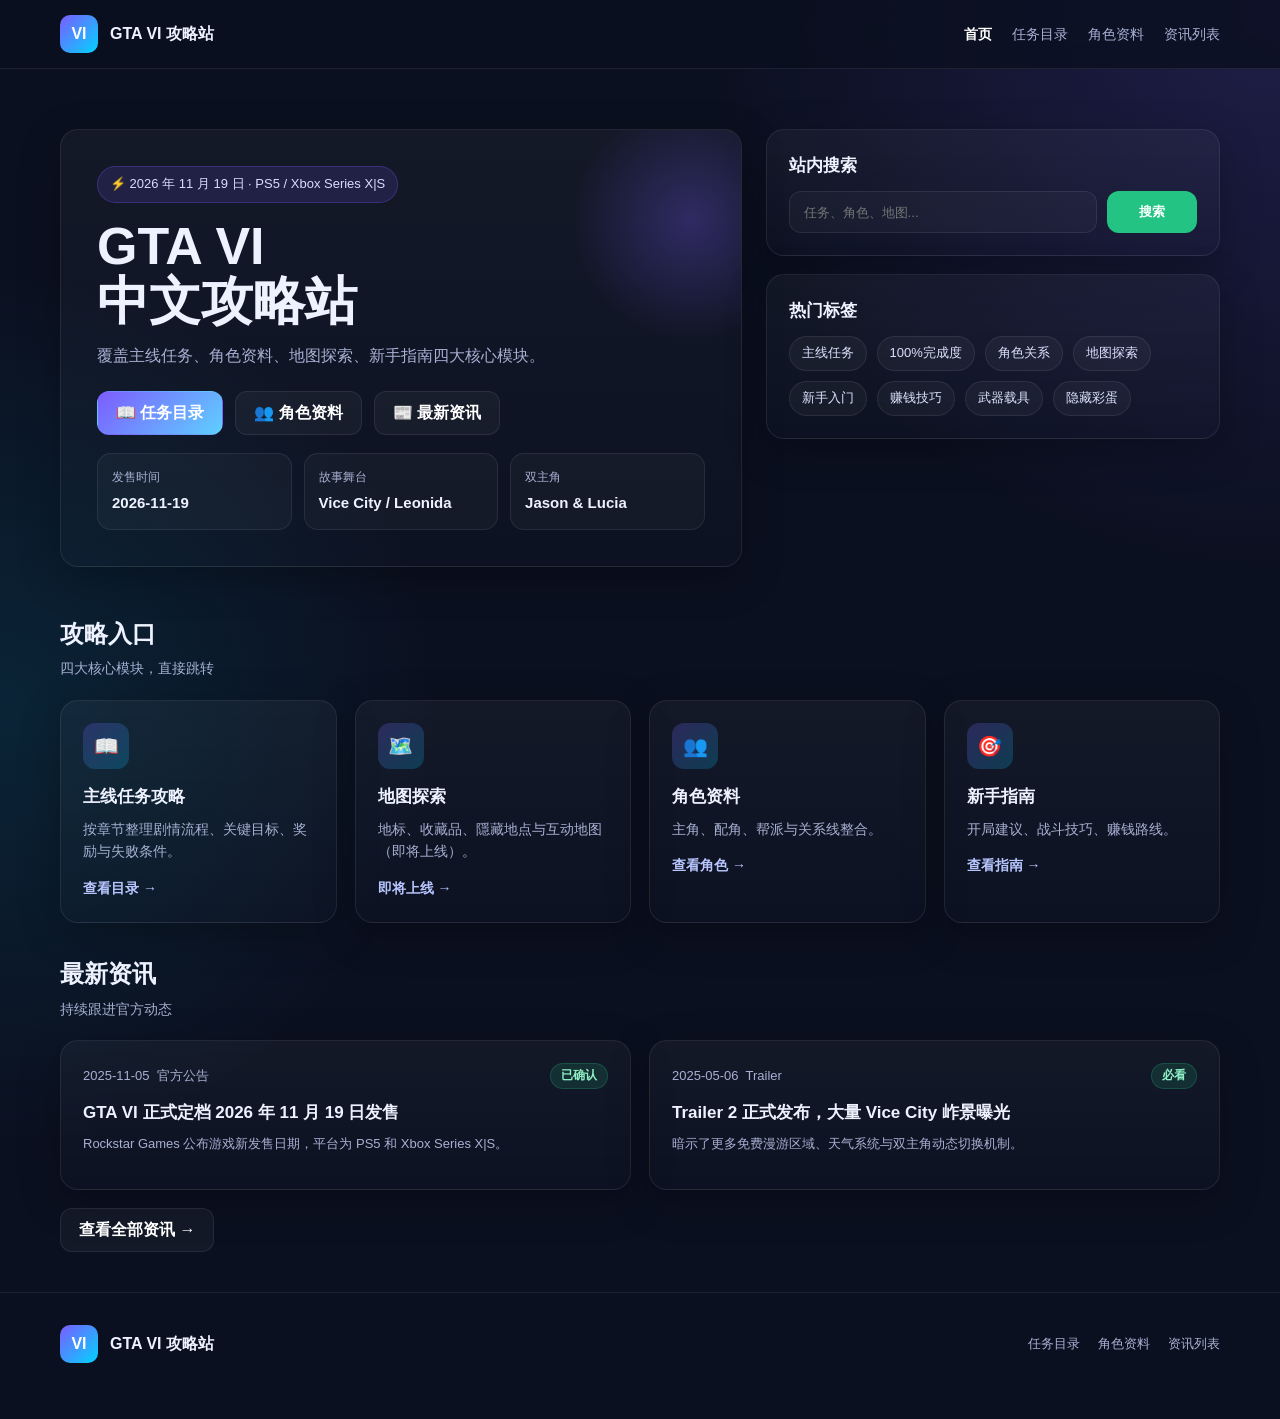
<file: index.html>
<!DOCTYPE html>
<html lang="zh-CN">
<head>
  <meta charset="UTF-8" />
  <meta name="viewport" content="width=device-width, initial-scale=1.0" />
  <title>GTA VI 攻略站</title>
  <link rel="stylesheet" href="assets/style.css" />
  <style>
    .hero-wrap { display:grid; grid-template-columns:1.2fr .8fr; gap:24px; align-items:start; }
    .hero-card {
      background:linear-gradient(180deg,rgba(255,255,255,.04),rgba(255,255,255,.01));
      border:1px solid var(--line); border-radius:var(--radius);
      box-shadow:var(--shadow); padding:36px; position:relative; overflow:hidden;
    }
    .hero-card::after {
      content:""; position:absolute; right:-80px; top:-40px;
      width:260px; height:260px;
      background:radial-gradient(circle,rgba(124,92,255,.28),transparent 65%);
      pointer-events:none;
    }
    .hero-meta { display:grid; grid-template-columns:repeat(3,1fr); gap:12px; margin-top:18px; }
    .meta-box {
      background:rgba(255,255,255,.03); border:1px solid var(--line);
      border-radius:14px; padding:14px;
    }
    .meta-label { color:var(--muted); font-size:12px; margin-bottom:4px; }
    .meta-value { font-size:15px; font-weight:700; }
    .side-stack { display:grid; gap:18px; }
    .side-card {
      background:linear-gradient(180deg,rgba(255,255,255,.04),rgba(255,255,255,.01));
      border:1px solid var(--line); border-radius:var(--radius);
      box-shadow:var(--shadow); padding:22px;
    }
    .tag-list { display:flex; flex-wrap:wrap; gap:10px; margin-top:12px; }
    .search-box { display:flex; gap:10px; margin-top:12px; }
    .search-box input {
      flex:1; height:42px; border-radius:12px;
      border:1px solid var(--line); background:rgba(255,255,255,.03);
      color:#fff; padding:0 14px; outline:none;
    }
    .search-box button {
      width:90px; border:none; border-radius:12px;
      background:var(--success); color:#fff; font-weight:700; cursor:pointer;
    }
    .hero-actions { display:flex; gap:12px; flex-wrap:wrap; margin:22px 0 18px; }
    @media(max-width:900px){ .hero-wrap{grid-template-columns:1fr;} .hero-meta{grid-template-columns:1fr 1fr;} }
    @media(max-width:560px){ .hero-meta{grid-template-columns:1fr;} }
  </style>
</head>
<body>
<header class="topbar">
  <div class="container nav">
    <a href="index.html" class="logo">
      <span class="logo-badge">VI</span><span>GTA VI 攻略站</span>
    </a>
    <nav class="nav-links">
      <a href="index.html" class="active">首页</a>
      <a href="missions.html">任务目录</a>
      <a href="characters.html">角色资料</a>
      <a href="news.html">资讯列表</a>
    </nav>
  </div>
</header>

<main>
  <div class="page-hero">
    <div class="container hero-wrap">
      <div class="hero-card">
        <span class="eyebrow">⚡ 2026 年 11 月 19 日 · PS5 / Xbox Series X|S</span>
        <h1>GTA VI<br />中文攻略站</h1>
        <p class="muted" style="font-size:16px">覆盖主线任务、角色资料、地图探索、新手指南四大核心模块。</p>
        <div class="hero-actions">
          <a class="btn btn-primary" href="missions.html">📖 任务目录</a>
          <a class="btn btn-ghost" href="characters.html">👥 角色资料</a>
          <a class="btn btn-ghost" href="news.html">📰 最新资讯</a>
        </div>
        <div class="hero-meta">
          <div class="meta-box"><div class="meta-label">发售时间</div><div class="meta-value">2026-11-19</div></div>
          <div class="meta-box"><div class="meta-label">故事舞台</div><div class="meta-value">Vice City / Leonida</div></div>
          <div class="meta-box"><div class="meta-label">双主角</div><div class="meta-value">Jason &amp; Lucia</div></div>
        </div>
      </div>

      <div class="side-stack">
        <div class="side-card">
          <h3>站内搜索</h3>
          <div class="search-box">
            <input id="q" type="text" placeholder="任务、角色、地图..." />
            <button onclick="doSearch()">搜索</button>
          </div>
        </div>
        <div class="side-card">
          <h3>热门标签</h3>
          <div class="tag-list">
            <a class="tag" href="missions.html">主线任务</a>
            <a class="tag" href="missions.html">100%完成度</a>
            <a class="tag" href="characters.html">角色关系</a>
            <a class="tag" href="missions.html">地图探索</a>
            <a class="tag" href="missions.html">新手入门</a>
            <a class="tag" href="missions.html">赚钱技巧</a>
            <a class="tag" href="missions.html">武器载具</a>
            <a class="tag" href="missions.html">隐藏彩蛋</a>
          </div>
        </div>
      </div>
    </div>
  </div>

  <section>
    <div class="container">
      <div class="section-head"><h2>攻略入口</h2><p>四大核心模块，直接跳转</p></div>
      <div class="grid-4">
        <a class="card" href="missions.html"><div class="icon">📖</div><h3>主线任务攻略</h3><p class="muted" style="font-size:14px">按章节整理剧情流程、关键目标、奖励与失败条件。</p><span style="color:#b8c6ff;font-weight:700;font-size:14px">查看目录 →</span></a>
        <a class="card" href="#"><div class="icon">🗺️</div><h3>地图探索</h3><p class="muted" style="font-size:14px">地标、收藏品、隱藏地点与互动地图（即将上线）。</p><span style="color:#b8c6ff;font-weight:700;font-size:14px">即将上线 →</span></a>
        <a class="card" href="characters.html"><div class="icon">👥</div><h3>角色资料</h3><p class="muted" style="font-size:14px">主角、配角、帮派与关系线整合。</p><span style="color:#b8c6ff;font-weight:700;font-size:14px">查看角色 →</span></a>
        <a class="card" href="missions.html#beginner"><div class="icon">🎯</div><h3>新手指南</h3><p class="muted" style="font-size:14px">开局建议、战斗技巧、赚钱路线。</p><span style="color:#b8c6ff;font-weight:700;font-size:14px">查看指南 →</span></a>
      </div>
    </div>
  </section>

  <section>
    <div class="container">
      <div class="section-head"><h2>最新资讯</h2><p>持续跟进官方动态</p></div>
      <div id="news-preview" class="grid-2"></div>
      <div style="margin-top:18px"><a class="btn btn-ghost" href="news.html">查看全部资讯 →</a></div>
    </div>
  </section>
</main>

<footer class="site-footer">
  <div class="container footer-inner">
    <div class="logo"><span class="logo-badge">VI</span><span>GTA VI 攻略站</span></div>
    <nav class="footer-links">
      <a href="missions.html">任务目录</a>
      <a href="characters.html">角色资料</a>
      <a href="news.html">资讯列表</a>
    </nav>
  </div>
</footer>

<script src="assets/data.js"></script>
<script>
function doSearch(){
  const k=document.getElementById('q').value.trim();
  if(!k){alert('请输入关键词');return;}
  alert('MVP 演示：搜索「'+k+'」——后续接真实搜索引擎');
}
// 首页展示最新 2 条资讯
const wrap=document.getElementById('news-preview');
CMS.news.slice(0,2).forEach(n=>{
  wrap.innerHTML+=`
  <a class="card" href="news.html">
    <div style="display:flex;justify-content:space-between;align-items:center;margin-bottom:10px">
      <span class="small">${n.date} &nbsp;${n.category}</span>
      <span class="pill">${n.tag}</span>
    </div>
    <h3 style="margin-bottom:8px">${n.title}</h3>
    <p class="small">${n.summary}</p>
  </a>`;
});
</script>
</body>
</html>
</file>
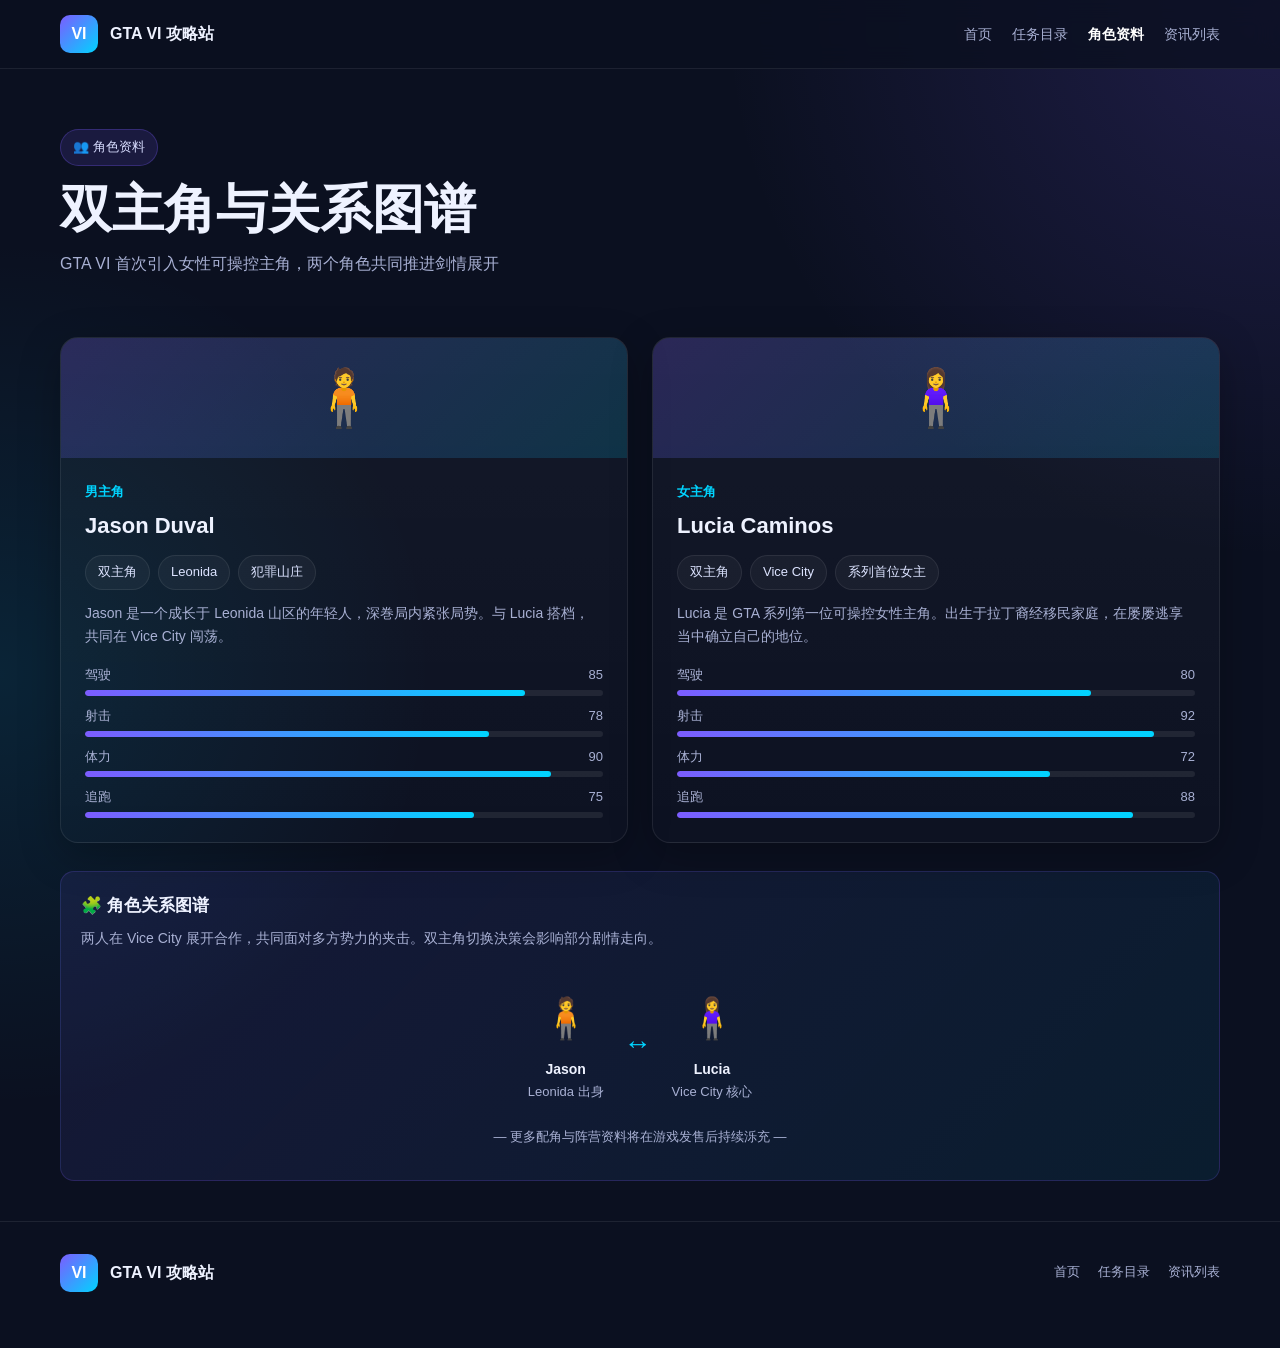
<file: characters.html>
<!DOCTYPE html>
<html lang="zh-CN">
<head>
  <meta charset="UTF-8" />
  <meta name="viewport" content="width=device-width, initial-scale=1.0" />
  <title>角色资料 — GTA VI 攻略站</title>
  <link rel="stylesheet" href="assets/style.css" />
  <style>
    .char-grid { display:grid; grid-template-columns:1fr 1fr; gap:24px; }
    .char-card {
      background:linear-gradient(180deg,rgba(255,255,255,.04),rgba(255,255,255,.01));
      border:1px solid var(--line); border-radius:var(--radius);
      box-shadow:var(--shadow); overflow:hidden;
    }
    .char-banner {
      height:120px; display:flex; align-items:center; justify-content:center;
      font-size:56px;
      background:linear-gradient(135deg,rgba(124,92,255,.22),rgba(0,212,255,.15));
    }
    .char-body { padding:24px; }
    .char-role { color:var(--brand-2); font-size:13px; font-weight:700; margin-bottom:6px; }
    .tag-list { display:flex; flex-wrap:wrap; gap:8px; margin:12px 0; }
    .stat-list { display:grid; gap:10px; margin-top:18px; }
    .stat-row { display:flex; flex-direction:column; gap:4px; }
    .stat-label { display:flex; justify-content:space-between; font-size:13px; color:var(--muted); }
    .stat-bar { height:6px; border-radius:999px; background:rgba(255,255,255,.08); overflow:hidden; }
    .stat-fill { height:100%; border-radius:999px; background:linear-gradient(90deg,var(--brand),var(--brand-2)); transition:width .6s ease; }
    .relation-box {
      background:linear-gradient(135deg,rgba(124,92,255,.1),rgba(0,212,255,.07));
      border:1px solid rgba(124,92,255,.2); border-radius:14px;
      padding:20px; margin-top:28px;
    }
    @media(max-width:700px){ .char-grid{grid-template-columns:1fr;} }
  </style>
</head>
<body>
<header class="topbar">
  <div class="container nav">
    <a href="index.html" class="logo"><span class="logo-badge">VI</span><span>GTA VI 攻略站</span></a>
    <nav class="nav-links">
      <a href="index.html">首页</a>
      <a href="missions.html">任务目录</a>
      <a href="characters.html" class="active">角色资料</a>
      <a href="news.html">资讯列表</a>
    </nav>
  </div>
</header>

<main>
  <div class="page-hero">
    <div class="container">
      <span class="eyebrow">👥 角色资料</span>
      <h1>双主角与关系图谱</h1>
      <p class="muted">GTA VI 首次引入女性可操控主角，两个角色共同推进剑情展开</p>
    </div>
  </div>

  <section>
    <div class="container">
      <div id="char-grid" class="char-grid"></div>

      <div class="relation-box">
        <h3>🧩 角色关系图谱</h3>
        <p class="muted" style="font-size:14px">两人在 Vice City 展开合作，共同面对多方势力的夹击。双主角切换決策会影响部分剧情走向。</p>
        <div style="display:flex;align-items:center;justify-content:center;gap:20px;padding:24px 0;font-size:14px">
          <div style="text-align:center">
            <div style="font-size:40px;margin-bottom:8px">🧍</div>
            <strong>Jason</strong><br/><span class="small">Leonida 出身</span>
          </div>
          <div style="font-size:28px;color:var(--brand-2)">&#8596;</div>
          <div style="text-align:center">
            <div style="font-size:40px;margin-bottom:8px">🧍‍♀️</div>
            <strong>Lucia</strong><br/><span class="small">Vice City 核心</span>
          </div>
        </div>
        <p class="small" style="text-align:center">— 更多配角与阵营资料将在游戏发售后持续泺充 —</p>
      </div>
    </div>
  </section>
</main>

<footer class="site-footer">
  <div class="container footer-inner">
    <div class="logo"><span class="logo-badge">VI</span><span>GTA VI 攻略站</span></div>
    <nav class="footer-links">
      <a href="index.html">首页</a>
      <a href="missions.html">任务目录</a>
      <a href="news.html">资讯列表</a>
    </nav>
  </div>
</footer>

<script src="assets/data.js"></script>
<script>
const grid = document.getElementById('char-grid');
CMS.characters.forEach(c => {
  const stats = Object.entries(c.stats).map(([k,v]) => `
    <div class="stat-row">
      <div class="stat-label"><span>${k}</span><span>${v}</span></div>
      <div class="stat-bar"><div class="stat-fill" style="width:${v}%"></div></div>
    </div>`).join('');
  grid.innerHTML += `
  <div class="char-card">
    <div class="char-banner">${c.icon}</div>
    <div class="char-body">
      <div class="char-role">${c.role}</div>
      <h2>${c.name}</h2>
      <div class="tag-list">${c.tags.map(t=>`<span class="tag">${t}</span>`).join('')}</div>
      <p class="muted" style="font-size:14px">${c.desc}</p>
      <div class="stat-list">${stats}</div>
    </div>
  </div>`;
});
</script>
</body>
</html>
</file>
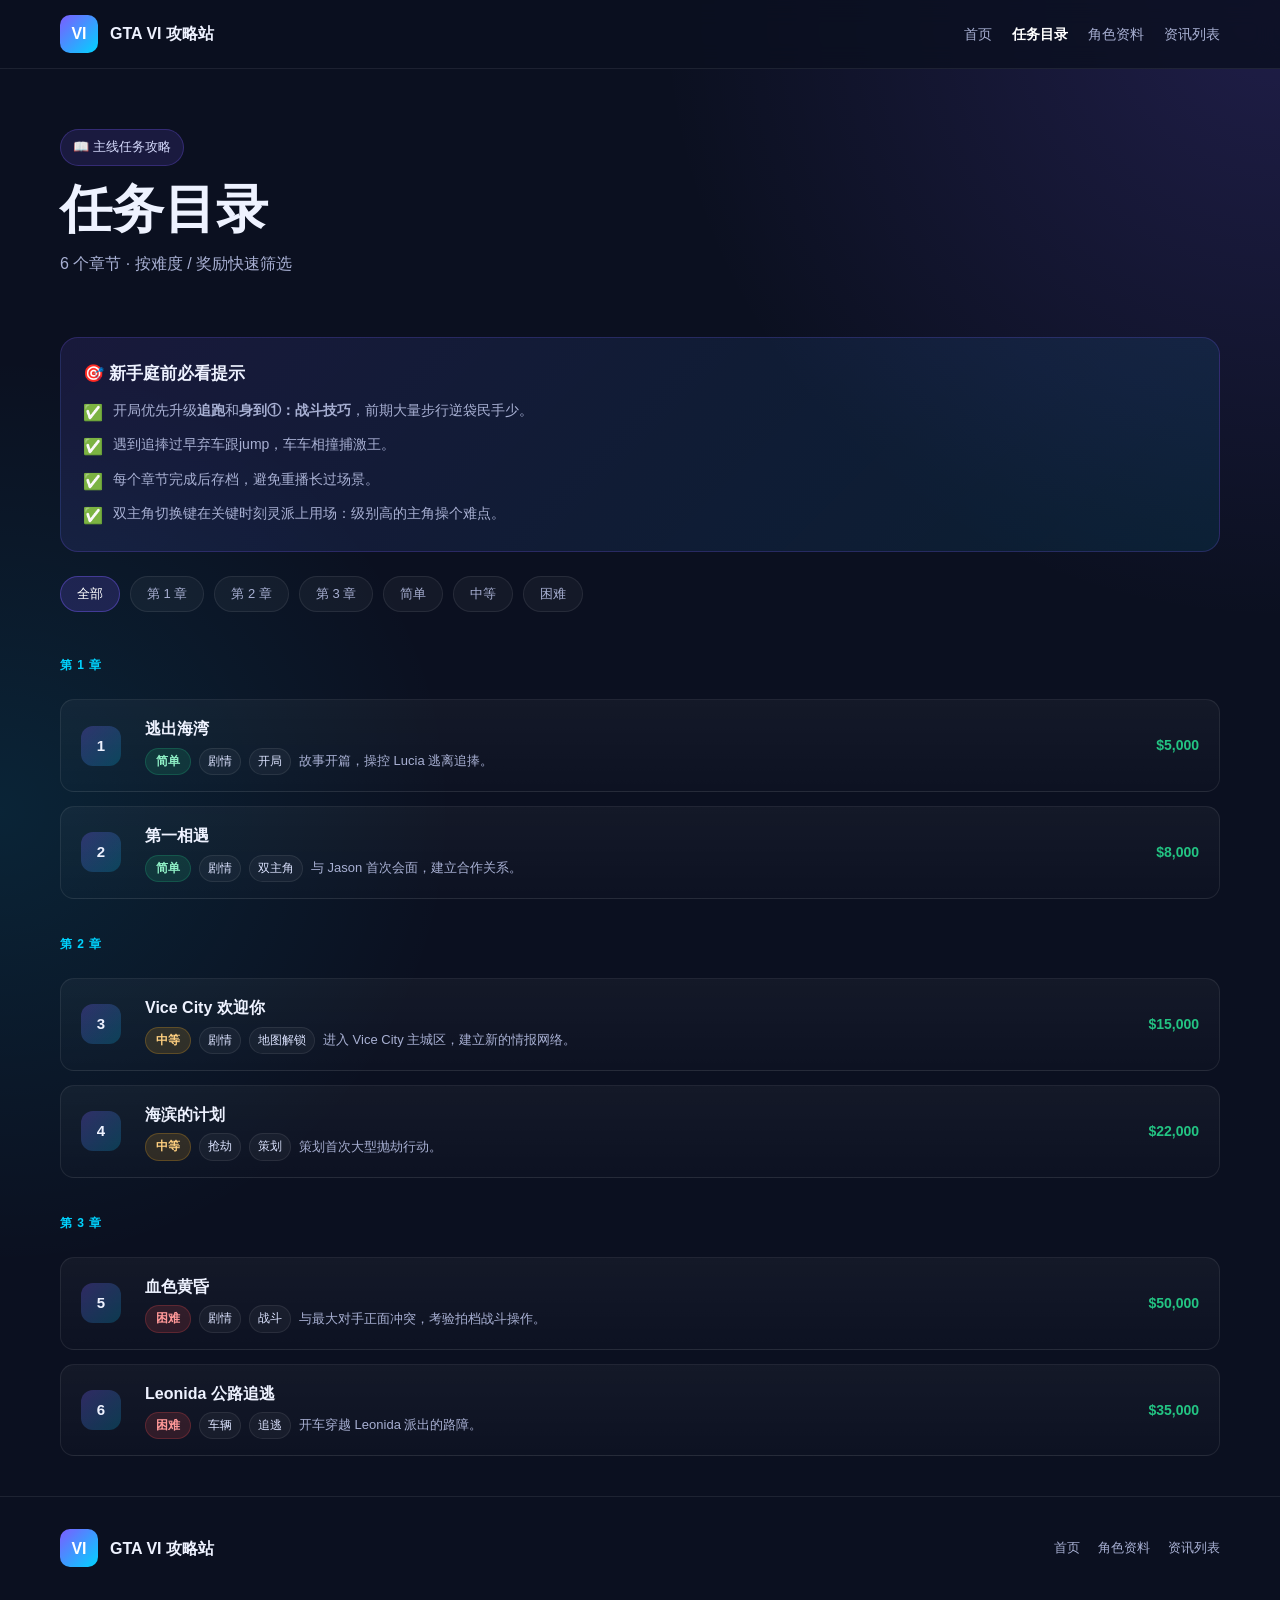
<file: missions.html>
<!DOCTYPE html>
<html lang="zh-CN">
<head>
  <meta charset="UTF-8" />
  <meta name="viewport" content="width=device-width, initial-scale=1.0" />
  <title>任务目录 — GTA VI 攻略站</title>
  <link rel="stylesheet" href="assets/style.css" />
  <style>
    .filter-bar { display:flex; gap:10px; flex-wrap:wrap; margin-bottom:22px; }
    .filter-btn {
      padding:8px 16px; border-radius:999px; border:1px solid var(--line);
      background:rgba(255,255,255,.04); color:var(--muted);
      cursor:pointer; font-size:13px; transition:.15s;
    }
    .filter-btn.active, .filter-btn:hover {
      background:rgba(124,92,255,.18); border-color:rgba(124,92,255,.4); color:#fff;
    }
    .mission-grid { display:grid; gap:14px; }
    .mission-row {
      display:grid; grid-template-columns:48px 1fr auto;
      align-items:center; gap:16px;
      background:linear-gradient(180deg,rgba(255,255,255,.04),rgba(255,255,255,.01));
      border:1px solid var(--line); border-radius:14px;
      padding:16px 20px; transition:.15s;
    }
    .mission-row:hover { border-color:rgba(255,255,255,.14); transform:translateX(3px); }
    .mission-num {
      width:40px; height:40px; border-radius:12px;
      background:linear-gradient(135deg,rgba(124,92,255,.28),rgba(0,212,255,.2));
      display:grid; place-items:center; font-weight:800; font-size:15px;
    }
    .mission-meta { display:flex; gap:8px; flex-wrap:wrap; margin-top:6px; align-items:center; }
    .diff { font-size:12px; font-weight:700; padding:3px 10px; border-radius:999px; }
    .diff-easy { background:rgba(35,196,131,.14); color:#8ff0c6; border:1px solid rgba(35,196,131,.22); }
    .diff-mid  { background:rgba(255,176,32,.14);  color:#ffd080; border:1px solid rgba(255,176,32,.22); }
    .diff-hard { background:rgba(255,80,80,.14);   color:#ff9898; border:1px solid rgba(255,80,80,.22); }
    .reward { color:var(--success); font-weight:700; font-size:14px; white-space:nowrap; }
    .chapter-label {
      font-size:12px; font-weight:700; text-transform:uppercase;
      letter-spacing:.08em; color:var(--brand-2);
      margin:22px 0 10px;
    }
    #beginner { scroll-margin-top:80px; }
    .tip-box {
      background:linear-gradient(135deg,rgba(124,92,255,.12),rgba(0,212,255,.08));
      border:1px solid rgba(124,92,255,.22); border-radius:var(--radius);
      padding:22px; margin-bottom:24px;
    }
    .tip-box h3 { margin-bottom:12px; }
    .tip-list { display:grid; gap:8px; }
    .tip-item { display:flex; gap:10px; font-size:14px; color:var(--muted); }
    .tip-icon { font-size:16px; flex-shrink:0; margin-top:1px; }
  </style>
</head>
<body>
<header class="topbar">
  <div class="container nav">
    <a href="index.html" class="logo"><span class="logo-badge">VI</span><span>GTA VI 攻略站</span></a>
    <nav class="nav-links">
      <a href="index.html">首页</a>
      <a href="missions.html" class="active">任务目录</a>
      <a href="characters.html">角色资料</a>
      <a href="news.html">资讯列表</a>
    </nav>
  </div>
</header>

<main>
  <div class="page-hero">
    <div class="container">
      <span class="eyebrow">📖 主线任务攻略</span>
      <h1>任务目录</h1>
      <p class="muted">6 个章节 · 按难度 / 奖励快速筛选</p>
    </div>
  </div>

  <section id="beginner">
    <div class="container">
      <div class="tip-box">
        <h3>🎯 新手庭前必看提示</h3>
        <div class="tip-list">
          <div class="tip-item"><span class="tip-icon">✅</span><span>开局优先升级<strong>追跑</strong>和<strong>身到①：战斗技巧</strong>，前期大量步行逆袋民手少。</span></div>
          <div class="tip-item"><span class="tip-icon">✅</span><span>遇到追捧过早弃车跟jump，车车相撞捕激王。</span></div>
          <div class="tip-item"><span class="tip-icon">✅</span><span>每个章节完成后存档，避免重播长过场景。</span></div>
          <div class="tip-item"><span class="tip-icon">✅</span><span>双主角切换键在关键时刻灵派上用场：级别高的主角操个难点。</span></div>
        </div>
      </div>

      <div class="filter-bar">
        <button class="filter-btn active" onclick="filterMissions('all',this)">全部</button>
        <button class="filter-btn" onclick="filterMissions('1',this)">第 1 章</button>
        <button class="filter-btn" onclick="filterMissions('2',this)">第 2 章</button>
        <button class="filter-btn" onclick="filterMissions('3',this)">第 3 章</button>
        <button class="filter-btn" onclick="filterMissions('easy',this)">简单</button>
        <button class="filter-btn" onclick="filterMissions('mid',this)">中等</button>
        <button class="filter-btn" onclick="filterMissions('hard',this)">困难</button>
      </div>

      <div id="mission-list" class="mission-grid"></div>
    </div>
  </section>
</main>

<footer class="site-footer">
  <div class="container footer-inner">
    <div class="logo"><span class="logo-badge">VI</span><span>GTA VI 攻略站</span></div>
    <nav class="footer-links">
      <a href="index.html">首页</a>
      <a href="characters.html">角色资料</a>
      <a href="news.html">资讯列表</a>
    </nav>
  </div>
</footer>

<script src="assets/data.js"></script>
<script>
const diffMap = { '简单':'easy', '中等':'mid', '困难':'hard' };
const diffLabel = { '简单':'diff-easy', '中等':'diff-mid', '困难':'diff-hard' };

function renderMissions(list) {
  const wrap = document.getElementById('mission-list');
  wrap.innerHTML = '';
  let lastChapter = null;
  list.forEach(m => {
    if (m.chapter !== lastChapter) {
      wrap.innerHTML += `<div class="chapter-label">第 ${m.chapter} 章</div>`;
      lastChapter = m.chapter;
    }
    wrap.innerHTML += `
    <div class="mission-row" data-chapter="${m.chapter}" data-diff="${diffMap[m.difficulty]}">
      <div class="mission-num">${m.id}</div>
      <div>
        <strong>${m.title}</strong>
        <div class="mission-meta">
          <span class="diff ${diffLabel[m.difficulty]}">${m.difficulty}</span>
          ${m.tags.map(t=>`<span class="tag" style="padding:3px 8px;font-size:12px">${t}</span>`).join('')}
          <span class="small">${m.desc}</span>
        </div>
      </div>
      <div class="reward">${m.reward}</div>
    </div>`;
  });
}

function filterMissions(key, btn) {
  document.querySelectorAll('.filter-btn').forEach(b=>b.classList.remove('active'));
  btn.classList.add('active');
  let list = CMS.missions;
  if (key === 'easy' || key === 'mid' || key === 'hard') {
    list = CMS.missions.filter(m => diffMap[m.difficulty] === key);
  } else if (key !== 'all') {
    list = CMS.missions.filter(m => String(m.chapter) === key);
  }
  renderMissions(list);
}

renderMissions(CMS.missions);
</script>
</body>
</html>
</file>
<file: assets/style.css>
:root {
  --bg: #0b1020;
  --panel: #121933;
  --text: #eef2ff;
  --muted: #a8b0d3;
  --line: rgba(255,255,255,.08);
  --brand: #7c5cff;
  --brand-2: #00d4ff;
  --success: #23c483;
  --shadow: 0 12px 40px rgba(0,0,0,.25);
  --radius: 18px;
  --max: 1160px;
}
* { box-sizing: border-box; }
html { scroll-behavior: smooth; }
body {
  margin: 0;
  font-family: -apple-system, BlinkMacSystemFont, "Segoe UI", "PingFang SC",
    "Hiragino Sans GB", "Microsoft YaHei", sans-serif;
  background:
    radial-gradient(circle at top right, rgba(124,92,255,.18), transparent 30%),
    radial-gradient(circle at left center, rgba(0,212,255,.10), transparent 30%),
    var(--bg);
  color: var(--text);
  line-height: 1.6;
}
a { color: inherit; text-decoration: none; }
.container { width: min(var(--max), calc(100% - 32px)); margin: 0 auto; }

/* ── TOPBAR ── */
.topbar {
  position: sticky; top: 0; z-index: 50;
  backdrop-filter: blur(12px);
  background: rgba(11,16,32,.80);
  border-bottom: 1px solid var(--line);
}
.nav {
  display: flex; align-items: center;
  justify-content: space-between;
  gap: 16px; min-height: 68px;
}
.logo {
  display: flex; align-items: center;
  gap: 12px; font-weight: 800;
}
.logo-badge {
  width: 38px; height: 38px;
  display: grid; place-items: center;
  border-radius: 10px;
  background: linear-gradient(135deg, var(--brand), var(--brand-2));
  font-weight: 900; color: #fff;
}
.nav-links { display: flex; gap: 20px; color: var(--muted); font-size: 14px; }
.nav-links a:hover, .nav-links a.active { color: #fff; }
.nav-links a.active { font-weight: 700; }

/* ── CARDS ── */
.card {
  background: linear-gradient(180deg,rgba(255,255,255,.04),rgba(255,255,255,.01));
  border: 1px solid var(--line);
  border-radius: var(--radius);
  box-shadow: var(--shadow);
  padding: 22px;
  transition: .2s ease;
}
.card:hover { transform: translateY(-3px); border-color: rgba(255,255,255,.14); }
.icon {
  width: 46px; height: 46px;
  display: grid; place-items: center;
  border-radius: 12px; margin-bottom: 14px;
  background: linear-gradient(135deg,rgba(124,92,255,.24),rgba(0,212,255,.20));
  font-size: 20px;
}

/* ── BUTTONS ── */
.btn {
  display: inline-flex; align-items: center;
  justify-content: center; gap: 8px;
  height: 44px; padding: 0 18px;
  border-radius: 12px; border: 1px solid transparent;
  font-weight: 700; cursor: pointer; transition: .2s;
}
.btn-primary {
  background: linear-gradient(135deg, var(--brand), #5fd0ff);
  color: #fff;
}
.btn-primary:hover { transform: translateY(-1px); }
.btn-ghost {
  background: rgba(255,255,255,.04);
  border-color: var(--line); color: #fff;
}

/* ── BADGE / PILL ── */
.pill {
  display: inline-flex; align-items: center;
  height: 26px; padding: 0 10px;
  border-radius: 999px; font-size: 12px; font-weight: 700;
  background: rgba(35,196,131,.14); color: #8ff0c6;
  border: 1px solid rgba(35,196,131,.22);
}
.pill.purple {
  background: rgba(124,92,255,.16); color: #c4b5ff;
  border-color: rgba(124,92,255,.28);
}
.pill.blue {
  background: rgba(0,212,255,.12); color: #7deeff;
  border-color: rgba(0,212,255,.22);
}

/* ── TAG ── */
.tag {
  padding: 6px 12px; border-radius: 999px;
  background: rgba(255,255,255,.04);
  border: 1px solid var(--line);
  color: #dce3ff; font-size: 13px;
}

/* ── SECTION ── */
section { padding: 20px 0 12px; }
.section-head { margin-bottom: 20px; }
.section-head h2 { margin: 0 0 4px; font-size: 24px; }
.section-head p { color: var(--muted); margin: 0; font-size: 14px; }

/* ── GRIDS ── */
.grid-4 { display: grid; grid-template-columns: repeat(4,1fr); gap: 18px; }
.grid-3 { display: grid; grid-template-columns: repeat(3,1fr); gap: 18px; }
.grid-2 { display: grid; grid-template-columns: repeat(2,1fr); gap: 18px; }

/* ── PAGE HERO ── */
.page-hero { padding: 60px 0 28px; }
.eyebrow {
  display: inline-flex; align-items: center; gap: 8px;
  font-size: 13px; color: #d8ddff;
  background: rgba(124,92,255,.14);
  border: 1px solid rgba(124,92,255,.28);
  padding: 7px 12px; border-radius: 999px;
  margin-bottom: 16px;
}
h1 { font-size: clamp(30px,5vw,52px); line-height: 1.06; margin: 0 0 14px; }
h2 { font-size: 22px; margin: 0 0 8px; }
h3 { font-size: 17px; margin: 0 0 8px; }
p { margin: 0 0 12px; }
.muted { color: var(--muted); }
.small { font-size: 13px; color: var(--muted); }

/* ── FOOTER ── */
.site-footer {
  padding: 32px 0 56px;
  border-top: 1px solid var(--line);
  margin-top: 28px;
}
.footer-inner {
  display: flex; align-items: center;
  justify-content: space-between; flex-wrap: wrap; gap: 12px;
}
.footer-links { display: flex; gap: 18px; color: var(--muted); font-size: 13px; }
.footer-links a:hover { color: #fff; }

/* ── RESPONSIVE ── */
@media (max-width: 980px) {
  .grid-4, .grid-3 { grid-template-columns: 1fr 1fr; }
}
@media (max-width: 620px) {
  .grid-4, .grid-3, .grid-2 { grid-template-columns: 1fr; }
  .nav-links { gap: 12px; font-size: 13px; }
}
</file>
